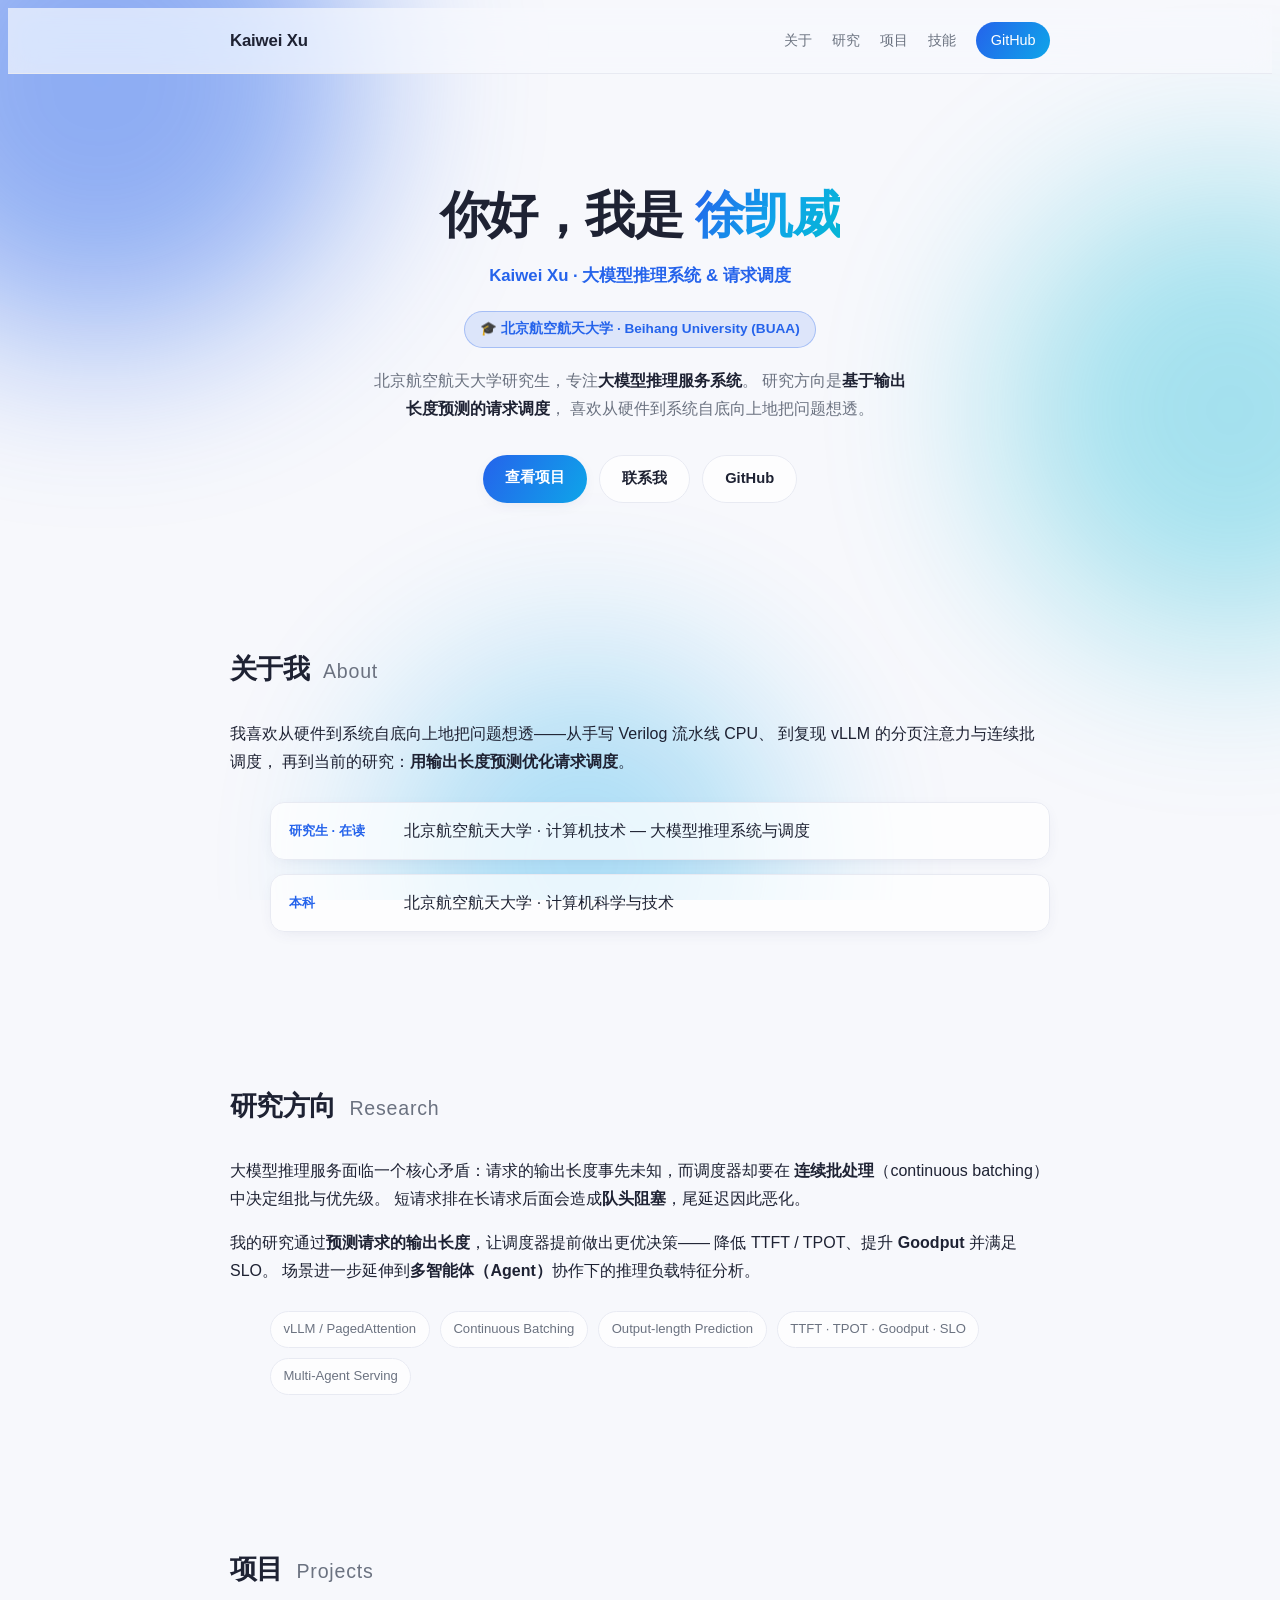
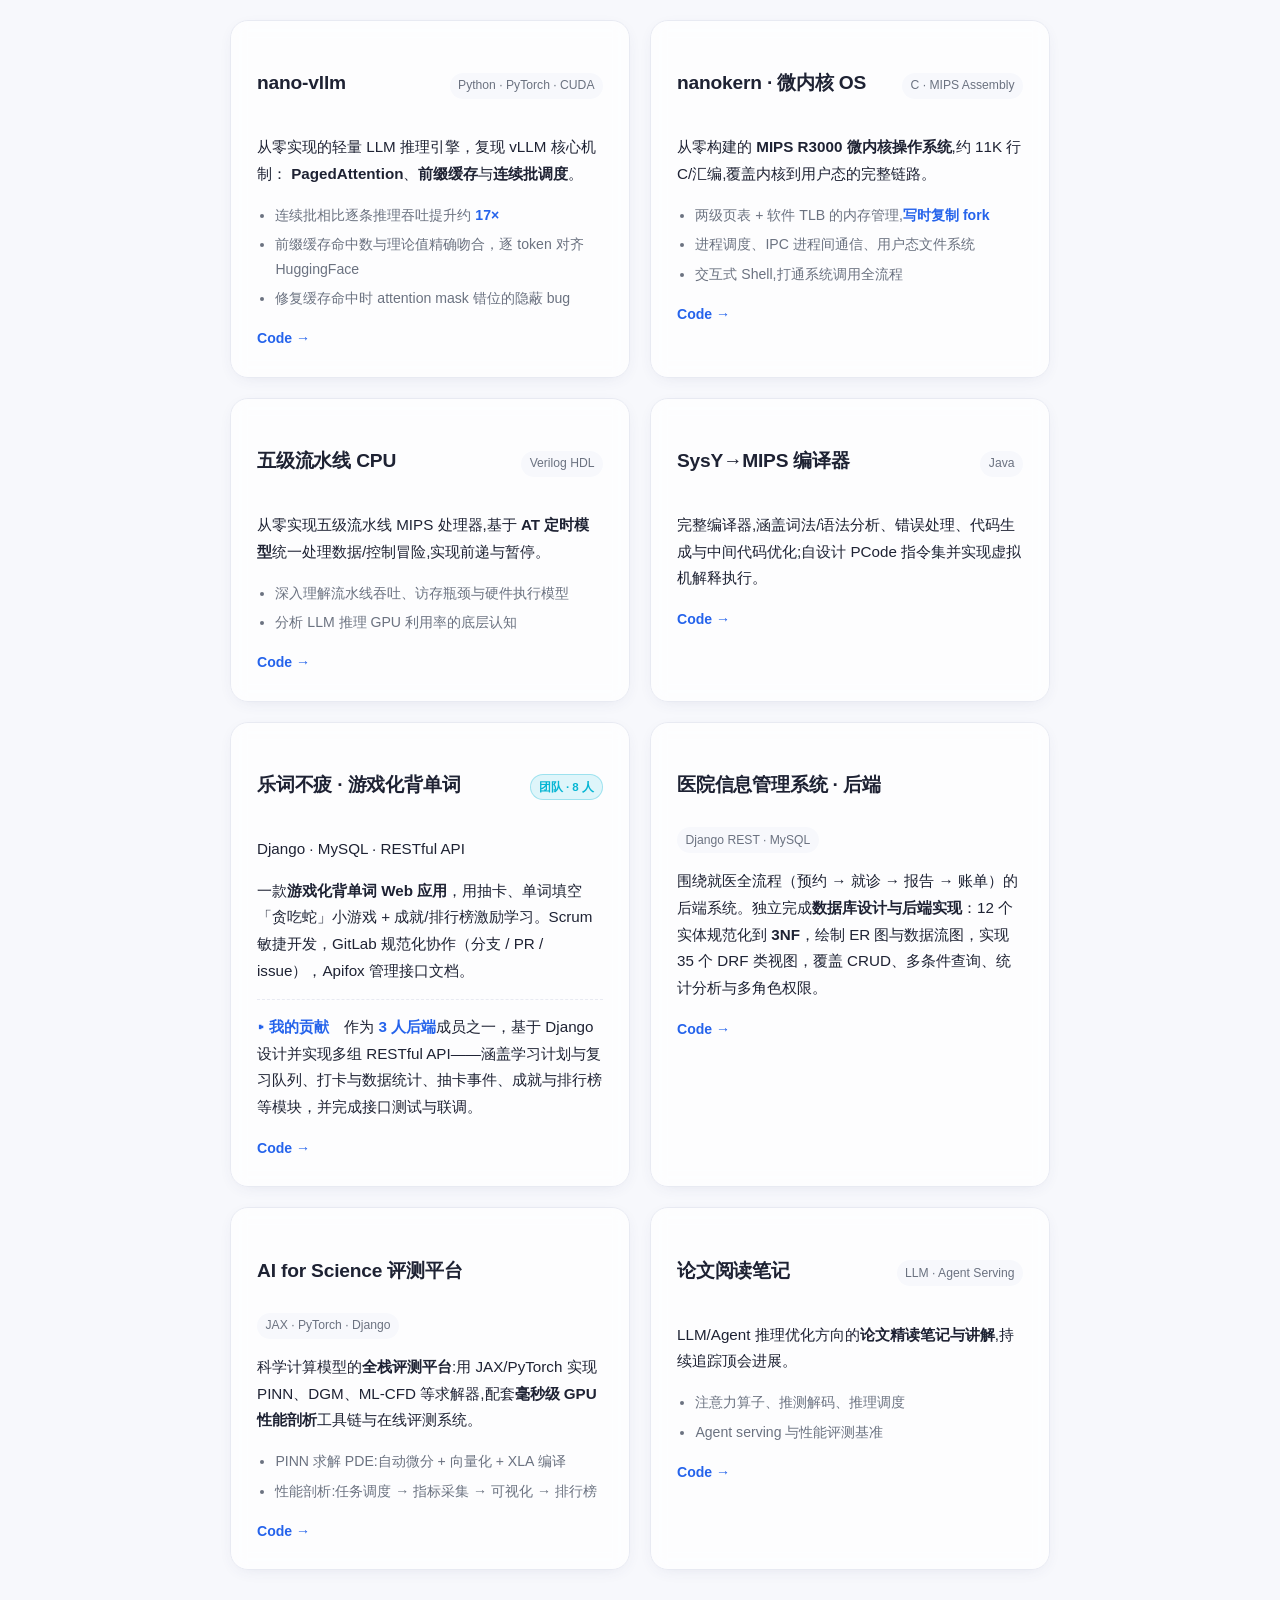
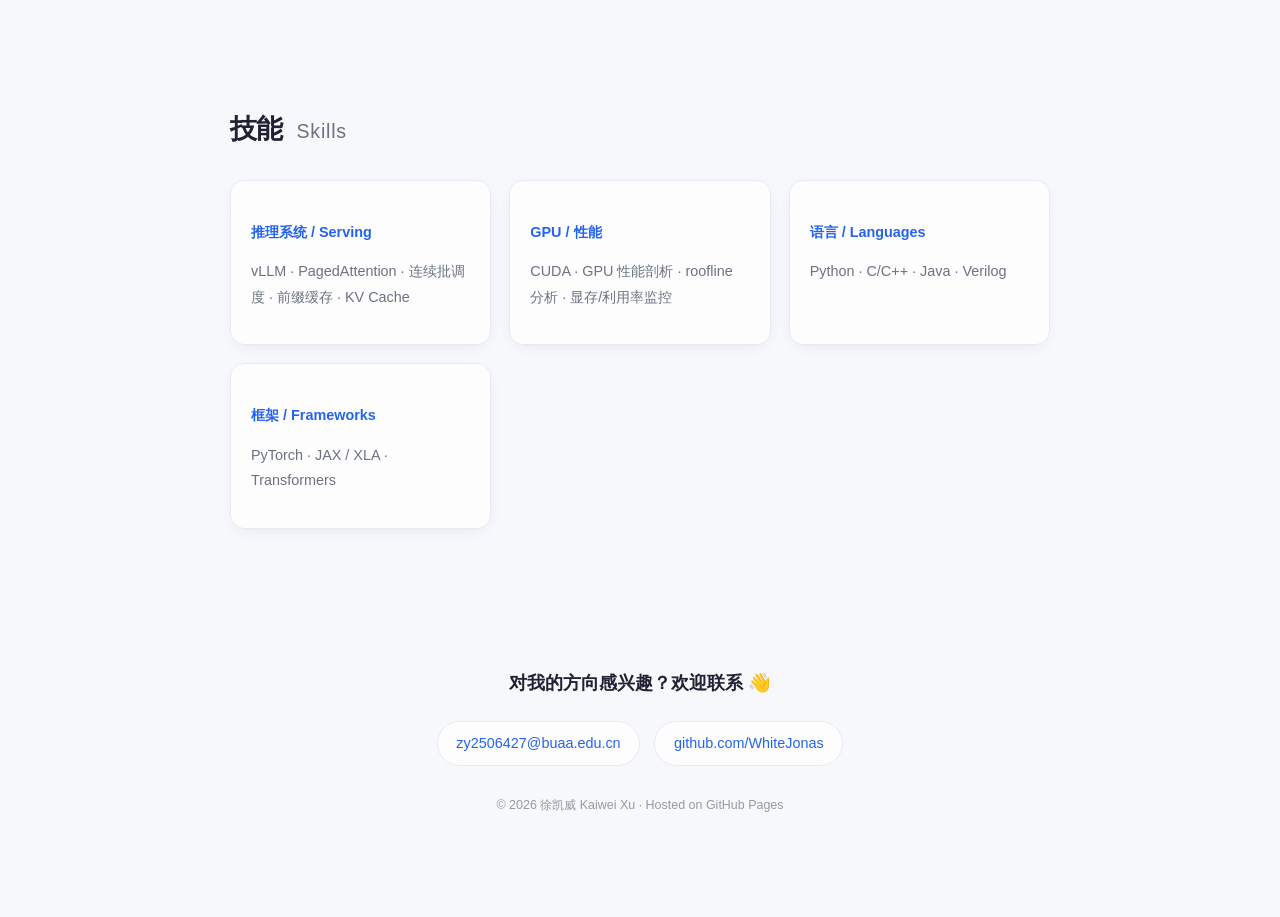
<file: index.html>
<!DOCTYPE html>
<html lang="zh-CN">
<head>
<meta charset="UTF-8">
<meta name="viewport" content="width=device-width, initial-scale=1.0">
<title>徐凯威 Kaiwei Xu · LLM 推理系统</title>
<meta name="description" content="徐凯威 (Kaiwei Xu) — 北航研究生，方向：大模型推理系统与请求调度。nano-vllm / 流水线 CPU / 编译器。">
<link rel="stylesheet" href="style.css">
</head>
<body>

<!-- 背景装饰光斑 -->
<div class="bg-orbs" aria-hidden="true">
  <span class="orb orb-1"></span>
  <span class="orb orb-2"></span>
  <span class="orb orb-3"></span>
</div>

<!-- ============ 固定导航 ============ -->
<nav class="topnav" id="topnav">
  <div class="nav-inner">
    <a href="#top" class="brand">Kaiwei&nbsp;Xu</a>
    <div class="nav-links">
      <a href="#about">关于</a>
      <a href="#research">研究</a>
      <a href="#projects">项目</a>
      <a href="#skills">技能</a>
      <a href="https://github.com/WhiteJonas" target="_blank" rel="noopener" class="nav-cta">GitHub</a>
    </div>
  </div>
</nav>

<div class="wrap" id="top">

  <!-- ============ Hero ============ -->
  <header class="hero reveal">
    <h1>你好，我是 <span class="grad">徐凯威</span></h1>
    <p class="subtitle">Kaiwei Xu · 大模型推理系统 &amp; 请求调度</p>
    <p class="badge">🎓 北京航空航天大学 · Beihang University (BUAA)</p>
    <p class="intro">
      北京航空航天大学研究生，专注<strong>大模型推理服务系统</strong>。
      研究方向是<strong>基于输出长度预测的请求调度</strong>，
      喜欢从硬件到系统自底向上地把问题想透。
    </p>
    <div class="cta-row">
      <a href="#projects" class="btn btn-primary">查看项目</a>
      <a href="mailto:zy2506427@buaa.edu.cn" class="btn btn-ghost">联系我</a>
      <a href="https://github.com/WhiteJonas" target="_blank" rel="noopener" class="btn btn-ghost">GitHub</a>
    </div>
  </header>

  <!-- ============ About ============ -->
  <section id="about" class="reveal">
    <h2>关于我 <span class="en">About</span></h2>
    <p>
      我喜欢从硬件到系统自底向上地把问题想透——从手写 Verilog 流水线 CPU、
      到复现 vLLM 的分页注意力与连续批调度，
      再到当前的研究：<strong>用输出长度预测优化请求调度</strong>。
    </p>
    <ul class="timeline">
      <li><span class="when">研究生 · 在读</span><span class="what">北京航空航天大学 · 计算机技术 — 大模型推理系统与调度</span></li>
      <li><span class="when">本科</span><span class="what">北京航空航天大学 · 计算机科学与技术</span></li>
    </ul>
  </section>

  <!-- ============ 研究方向 ============ -->
  <section id="research" class="reveal">
    <h2>研究方向 <span class="en">Research</span></h2>
    <p>
      大模型推理服务面临一个核心矛盾：请求的输出长度事先未知，而调度器却要在
      <strong>连续批处理</strong>（continuous batching）中决定组批与优先级。
      短请求排在长请求后面会造成<strong>队头阻塞</strong>，尾延迟因此恶化。
    </p>
    <p>
      我的研究通过<strong>预测请求的输出长度</strong>，让调度器提前做出更优决策——
      降低 TTFT / TPOT、提升 <strong>Goodput</strong> 并满足 SLO。
      场景进一步延伸到<strong>多智能体（Agent）</strong>协作下的推理负载特征分析。
    </p>
    <ul class="kw">
      <li>vLLM / PagedAttention</li>
      <li>Continuous Batching</li>
      <li>Output-length Prediction</li>
      <li>TTFT · TPOT · Goodput · SLO</li>
      <li>Multi-Agent Serving</li>
    </ul>
  </section>

  <!-- ============ 项目 ============ -->
  <section id="projects" class="reveal">
    <h2>项目 <span class="en">Projects</span></h2>
    <div class="proj-grid">

      <article class="proj">
        <div class="proj-head">
          <h3>nano-vllm</h3>
          <span class="stack">Python · PyTorch · CUDA</span>
        </div>
        <p>
          从零实现的轻量 LLM 推理引擎，复现 vLLM 核心机制：
          <strong>PagedAttention</strong>、<strong>前缀缓存</strong>与<strong>连续批调度</strong>。
        </p>
        <ul class="bullets">
          <li>连续批相比逐条推理吞吐提升约 <strong>17×</strong></li>
          <li>前缀缓存命中数与理论值精确吻合，逐 token 对齐 HuggingFace</li>
          <li>修复缓存命中时 attention mask 错位的隐蔽 bug</li>
        </ul>
        <div class="proj-links"><a href="https://github.com/WhiteJonas/nano-vllm" target="_blank" rel="noopener">Code →</a></div>
      </article>

      <article class="proj">
        <div class="proj-head">
          <h3>nanokern · 微内核 OS</h3>
          <span class="stack">C · MIPS Assembly</span>
        </div>
        <p>从零构建的 <strong>MIPS R3000 微内核操作系统</strong>,约 11K 行 C/汇编,覆盖内核到用户态的完整链路。</p>
        <ul class="bullets">
          <li>两级页表 + 软件 TLB 的内存管理,<strong>写时复制 fork</strong></li>
          <li>进程调度、IPC 进程间通信、用户态文件系统</li>
          <li>交互式 Shell,打通系统调用全流程</li>
        </ul>
        <div class="proj-links"><a href="https://github.com/WhiteJonas/nanokern" target="_blank" rel="noopener">Code →</a></div>
      </article>

      <article class="proj">
        <div class="proj-head">
          <h3>五级流水线 CPU</h3>
          <span class="stack">Verilog HDL</span>
        </div>
        <p>从零实现五级流水线 MIPS 处理器,基于 <strong>AT 定时模型</strong>统一处理数据/控制冒险,实现前递与暂停。</p>
        <ul class="bullets">
          <li>深入理解流水线吞吐、访存瓶颈与硬件执行模型</li>
          <li>分析 LLM 推理 GPU 利用率的底层认知</li>
        </ul>
        <div class="proj-links"><a href="https://github.com/WhiteJonas/mips-pipeline-cpu" target="_blank" rel="noopener">Code →</a></div>
      </article>

      <article class="proj">
        <div class="proj-head">
          <h3>SysY→MIPS 编译器</h3>
          <span class="stack">Java</span>
        </div>
        <p>完整编译器,涵盖词法/语法分析、错误处理、代码生成与中间代码优化;自设计 PCode 指令集并实现虚拟机解释执行。</p>
        <div class="proj-links"><a href="https://github.com/WhiteJonas/compiler-sysy" target="_blank" rel="noopener">Code →</a></div>
      </article>

      <!-- 团队项目：乐词不疲 -->
      <article class="proj">
        <div class="proj-head">
          <h3>乐词不疲 · 游戏化背单词</h3>
          <span class="team-tag">团队 · 8 人</span>
        </div>
        <p class="stack" style="background:none;padding:0;">Django · MySQL · RESTful API</p>
        <p>一款<strong>游戏化背单词 Web 应用</strong>，用抽卡、单词填空「贪吃蛇」小游戏 + 成就/排行榜激励学习。Scrum 敏捷开发，GitLab 规范化协作（分支 / PR / issue），Apifox 管理接口文档。</p>
        <p class="contrib">作为 <strong>3 人后端</strong>成员之一，基于 Django 设计并实现多组 RESTful API——涵盖学习计划与复习队列、打卡与数据统计、抽卡事件、成就与排行榜等模块，并完成接口测试与联调。</p>
        <div class="proj-links"><a href="https://github.com/WhiteJonas/wordsgame-backend" target="_blank" rel="noopener">Code →</a></div>
      </article>

      <article class="proj">
        <div class="proj-head">
          <h3>医院信息管理系统 · 后端</h3>
          <span class="stack">Django REST · MySQL</span>
        </div>
        <p>围绕就医全流程（预约 → 就诊 → 报告 → 账单）的后端系统。独立完成<strong>数据库设计与后端实现</strong>：12 个实体规范化到 <strong>3NF</strong>，绘制 ER 图与数据流图，实现 35 个 DRF 类视图，覆盖 CRUD、多条件查询、统计分析与多角色权限。</p>
        <div class="proj-links"><a href="https://github.com/WhiteJonas/hospital-management-backend" target="_blank" rel="noopener">Code →</a></div>
      </article>

      <article class="proj">
        <div class="proj-head">
          <h3>AI for Science 评测平台</h3>
          <span class="stack">JAX · PyTorch · Django</span>
        </div>
        <p>科学计算模型的<strong>全栈评测平台</strong>:用 JAX/PyTorch 实现 PINN、DGM、ML-CFD 等求解器,配套<strong>毫秒级 GPU 性能剖析</strong>工具链与在线评测系统。</p>
        <ul class="bullets">
          <li>PINN 求解 PDE:自动微分 + 向量化 + XLA 编译</li>
          <li>性能剖析:任务调度 → 指标采集 → 可视化 → 排行榜</li>
        </ul>
        <div class="proj-links"><a href="https://github.com/WhiteJonas/sci-ml-benchmark-platform" target="_blank" rel="noopener">Code →</a></div>
      </article>

      <article class="proj">
        <div class="proj-head">
          <h3>论文阅读笔记</h3>
          <span class="stack">LLM · Agent Serving</span>
        </div>
        <p>LLM/Agent 推理优化方向的<strong>论文精读笔记与讲解</strong>,持续追踪顶会进展。</p>
        <ul class="bullets">
          <li>注意力算子、推测解码、推理调度</li>
          <li>Agent serving 与性能评测基准</li>
        </ul>
        <div class="proj-links"><a href="https://github.com/WhiteJonas/paper-reading-notes" target="_blank" rel="noopener">Code →</a></div>
      </article>

    </div>
  </section>

  <!-- ============ 技能 ============ -->
  <section id="skills" class="reveal">
    <h2>技能 <span class="en">Skills</span></h2>
    <div class="skill-grid">
      <div class="skill-card">
        <h4>推理系统 / Serving</h4>
        <p>vLLM · PagedAttention · 连续批调度 · 前缀缓存 · KV Cache</p>
      </div>
      <div class="skill-card">
        <h4>GPU / 性能</h4>
        <p>CUDA · GPU 性能剖析 · roofline 分析 · 显存/利用率监控</p>
      </div>
      <div class="skill-card">
        <h4>语言 / Languages</h4>
        <p>Python · C/C++ · Java · Verilog</p>
      </div>
      <div class="skill-card">
        <h4>框架 / Frameworks</h4>
        <p>PyTorch · JAX / XLA · Transformers</p>
      </div>
    </div>
  </section>

  <footer class="reveal">
    <p class="foot-cta">对我的方向感兴趣？欢迎联系 👋</p>
    <div class="foot-links">
      <a href="mailto:zy2506427@buaa.edu.cn">zy2506427@buaa.edu.cn</a>
      <a href="https://github.com/WhiteJonas" target="_blank" rel="noopener">github.com/WhiteJonas</a>
    </div>
    <p class="tiny">© 2026 徐凯威 Kaiwei Xu · Hosted on GitHub Pages</p>
  </footer>

</div>

<script src="main.js"></script>
</body>
</html>
</file>
<file: style.css>
/* ---------- 现代风 · 变量 ---------- */
:root {
  --bg:        #f7f8fc;
  --bg-solid:  #ffffff;
  --fg:        #1e2233;
  --muted:     #6b7280;
  --accent:    #2563eb;   /* blue-600 */
  --accent-2:  #0ea5e9;   /* sky-500  */
  --accent-3:  #06b6d4;   /* cyan-500 */
  --border:    #e8eaf2;
  --card:      rgba(255,255,255,.72);
  --shadow:    0 10px 40px -12px rgba(60,66,120,.18);
  --shadow-sm: 0 4px 18px -8px rgba(60,66,120,.16);
  --radius:    18px;
  --sans:      -apple-system, BlinkMacSystemFont, "Segoe UI", "PingFang SC", "Microsoft YaHei", "Helvetica Neue", sans-serif;
}
@media (prefers-color-scheme: dark) {
  :root {
    --bg:        #0b0d14;
    --bg-solid:  #12141d;
    --fg:        #e9ebf5;
    --muted:     #9aa0b4;
    --accent:    #60a5fa;   /* blue-400 */
    --accent-2:  #38bdf8;   /* sky-400  */
    --accent-3:  #22d3ee;   /* cyan-400 */
    --border:    #232637;
    --card:      rgba(26,29,42,.66);
    --shadow:    0 12px 44px -14px rgba(0,0,0,.6);
    --shadow-sm: 0 4px 20px -8px rgba(0,0,0,.5);
  }
  }
}

* { box-sizing: border-box; margin: 0; padding: 0; }
html { scroll-behavior: smooth; scroll-padding-top: 72px; }
body {
  background: var(--bg); color: var(--fg);
  font-family: var(--sans); line-height: 1.75; font-size: 16px;
  -webkit-font-smoothing: antialiased; overflow-x: hidden;
}
.wrap { max-width: 820px; margin: 0 auto; padding: 0 24px; }
a { color: var(--accent); text-decoration: none; transition: .18s; }
a:hover { color: var(--accent-2); }
strong { color: var(--fg); font-weight: 650; }
.en { color: var(--muted); font-weight: 400; font-size: .72em; letter-spacing: .04em; }
.muted-inline { color: var(--muted); font-size: .86em; }
.grad { background: linear-gradient(120deg, var(--accent), var(--accent-2) 55%, var(--accent-3)); -webkit-background-clip: text; background-clip: text; color: transparent; }

/* ---------- 背景光斑 ---------- */
.bg-orbs { position: fixed; inset: 0; z-index: -1; overflow: hidden; }
.orb { position: absolute; border-radius: 50%; filter: blur(90px); opacity: .5; }
.orb-1 { width: 520px; height: 520px; background: var(--accent);   top: -180px; left: -160px; }
.orb-2 { width: 460px; height: 460px; background: var(--accent-3); top: 20%; right: -180px; opacity: .35; }
.orb-3 { width: 400px; height: 400px; background: var(--accent-2); bottom: -160px; left: 30%; opacity: .32; }

/* ---------- 导航 ---------- */
.topnav {
  position: sticky; top: 0; z-index: 50; margin-bottom: 8px;
  background: color-mix(in srgb, var(--bg) 72%, transparent);
  backdrop-filter: blur(14px) saturate(1.4);
  border-bottom: 1px solid var(--border);
}
.nav-inner { max-width: 820px; margin: 0 auto; padding: 14px 24px; display: flex; align-items: center; justify-content: space-between; }
.brand { font-weight: 750; font-size: 1.05rem; color: var(--fg); letter-spacing: -.01em; }
.brand:hover { color: var(--accent); }
.nav-links { display: flex; align-items: center; gap: 1.4em; font-size: .9rem; }
.nav-links a { color: var(--muted); font-weight: 500; }
.nav-links a:hover { color: var(--fg); }
.nav-cta { padding: .4em 1em; border-radius: 999px; background: linear-gradient(120deg, var(--accent), var(--accent-2)); color: #fff !important; font-weight: 600; }
.nav-cta:hover { opacity: .9; }

/* ---------- Hero ---------- */
.hero { text-align: center; padding: 72px 0 64px; }
.hero h1 { font-size: clamp(2.2rem, 6vw, 3.1rem); letter-spacing: -.03em; line-height: 1.15; margin-bottom: .35em; }
.subtitle { font-size: 1.05rem; color: var(--accent); font-weight: 600; margin-bottom: 1.2em; }
.badge {
  display: inline-block; margin: 0 auto 1.4em; padding: .4em 1.1em;
  font-size: .85rem; font-weight: 600; color: var(--accent);
  background: color-mix(in srgb, var(--accent) 12%, transparent);
  border: 1px solid color-mix(in srgb, var(--accent) 30%, transparent);
  border-radius: 999px;
}
.intro { max-width: 60ch; margin: 0 auto; color: var(--muted); }
.intro strong { color: var(--fg); }
.cta-row { display: flex; gap: 12px; justify-content: center; flex-wrap: wrap; margin-top: 2em; }
.btn { padding: .7em 1.5em; border-radius: 999px; font-weight: 600; font-size: .92rem; transition: .2s; }
.btn-primary { background: linear-gradient(120deg, var(--accent), var(--accent-2)); color: #fff; box-shadow: var(--shadow-sm); }
.btn-primary:hover { color: #fff; transform: translateY(-2px); box-shadow: var(--shadow); }
.btn-ghost { background: var(--card); color: var(--fg); border: 1px solid var(--border); }
.btn-ghost:hover { color: var(--fg); border-color: var(--accent); transform: translateY(-2px); }

/* ---------- Section ---------- */
section { padding: 56px 0; }
h2 { font-size: 1.7rem; letter-spacing: -.02em; margin-bottom: 1em; display: flex; align-items: baseline; gap: .5em; }
section p + p { margin-top: 1em; }
section > p { color: var(--fg); }

/* 时间线 */
.timeline { list-style: none; margin-top: 1.6em; display: grid; gap: 14px; }
.timeline li { display: flex; gap: 1.2em; align-items: center; background: var(--card); border: 1px solid var(--border); border-radius: 14px; padding: 14px 18px; box-shadow: var(--shadow-sm); }
.when { font-size: .8rem; font-weight: 700; color: var(--accent); min-width: 96px; }
.what { color: var(--fg); }

/* 关键词 */
.kw { list-style: none; display: flex; flex-wrap: wrap; gap: .65em; margin-top: 1.6em; }
.kw li { font-size: .82rem; font-weight: 500; padding: .45em .95em; border-radius: 999px; background: var(--card); border: 1px solid var(--border); color: var(--muted); transition: .18s; }
.kw li:hover { color: var(--accent); border-color: var(--accent); transform: translateY(-2px); }

/* ---------- 项目 ---------- */
.proj-grid { display: grid; grid-template-columns: repeat(auto-fit, minmax(340px, 1fr)); gap: 20px; }
.proj { padding: 26px; background: var(--card); border: 1px solid var(--border); border-radius: var(--radius); box-shadow: var(--shadow-sm); backdrop-filter: blur(8px); transition: .22s; position: relative; overflow: hidden; }
.proj::before { content: ""; position: absolute; top: 0; left: 0; right: 0; height: 3px; background: linear-gradient(90deg, var(--accent), var(--accent-2), var(--accent-3)); opacity: 0; transition: .22s; }
.proj:hover { transform: translateY(-4px); box-shadow: var(--shadow); border-color: transparent; }
.proj:hover::before { opacity: 1; }
.proj-head { display: flex; align-items: baseline; justify-content: space-between; flex-wrap: wrap; gap: .4em; margin-bottom: .7em; }
.proj-head h3 { font-size: 1.2rem; letter-spacing: -.01em; }
.stack { font-size: .76rem; color: var(--muted); font-weight: 500; padding: .2em .7em; background: var(--bg); border-radius: 999px; }
.proj p { color: var(--fg); font-size: .95rem; }
.bullets { margin: .9em 0 0; padding-left: 1.15em; }
.bullets li { font-size: .88rem; color: var(--muted); margin: .35em 0; }
.bullets strong { color: var(--accent); }
.proj-links { margin-top: 1.1em; font-size: .88rem; font-weight: 600; }

/* 团队标签 + 我的贡献 */
.team-tag { font-size: .72rem; font-weight: 700; padding: .2em .7em; border-radius: 999px; color: var(--accent-3); background: color-mix(in srgb, var(--accent-3) 12%, transparent); border: 1px solid color-mix(in srgb, var(--accent-3) 30%, transparent); white-space: nowrap; }
.contrib { margin-top: .9em; padding-top: .9em; border-top: 1px dashed var(--border); font-size: .9rem; color: var(--fg); }
.contrib::before { content: "▸ 我的贡献　"; color: var(--accent); font-weight: 700; }
.contrib strong { color: var(--accent); }

/* ---------- 技能 ---------- */
.skill-grid { display: grid; grid-template-columns: repeat(auto-fit, minmax(230px, 1fr)); gap: 18px; }
.skill-card { background: var(--card); border: 1px solid var(--border); border-radius: 14px; padding: 20px; box-shadow: var(--shadow-sm); transition: .2s; }
.skill-card:hover { transform: translateY(-3px); box-shadow: var(--shadow); }
.skill-card h4 { font-size: .9rem; color: var(--accent); margin-bottom: .5em; font-weight: 700; }
.skill-card p { color: var(--muted); font-size: .9rem; }

/* ---------- 页脚 ---------- */
footer { text-align: center; padding: 64px 0 80px; }
.foot-cta { font-size: 1.15rem; font-weight: 650; margin-bottom: 1.2em; }
.foot-links { display: flex; gap: 14px; justify-content: center; flex-wrap: wrap; margin-bottom: 1.8em; }
.foot-links a { padding: .6em 1.3em; border-radius: 999px; background: var(--card); border: 1px solid var(--border); font-size: .9rem; font-weight: 500; }
.foot-links a:hover { border-color: var(--accent); transform: translateY(-2px); }
.tiny { font-size: .78rem; color: var(--muted); opacity: .7; }

/* ---------- 进入动画 ---------- */
.reveal { opacity: 0; transform: translateY(22px); transition: opacity .6s ease, transform .6s ease; }
.reveal.show { opacity: 1; transform: none; }
@media (prefers-reduced-motion: reduce) { .reveal { opacity: 1; transform: none; transition: none; } }

/* ---------- 响应式 ---------- */
@media (max-width: 560px) {
  .hero { padding: 48px 0; }
  .nav-links { gap: .8em; font-size: .82rem; }
  .brand { font-size: .95rem; }
  .proj-grid, .skill-grid { grid-template-columns: 1fr; }
  .timeline li { flex-direction: column; align-items: flex-start; gap: .3em; }
}
</file>
